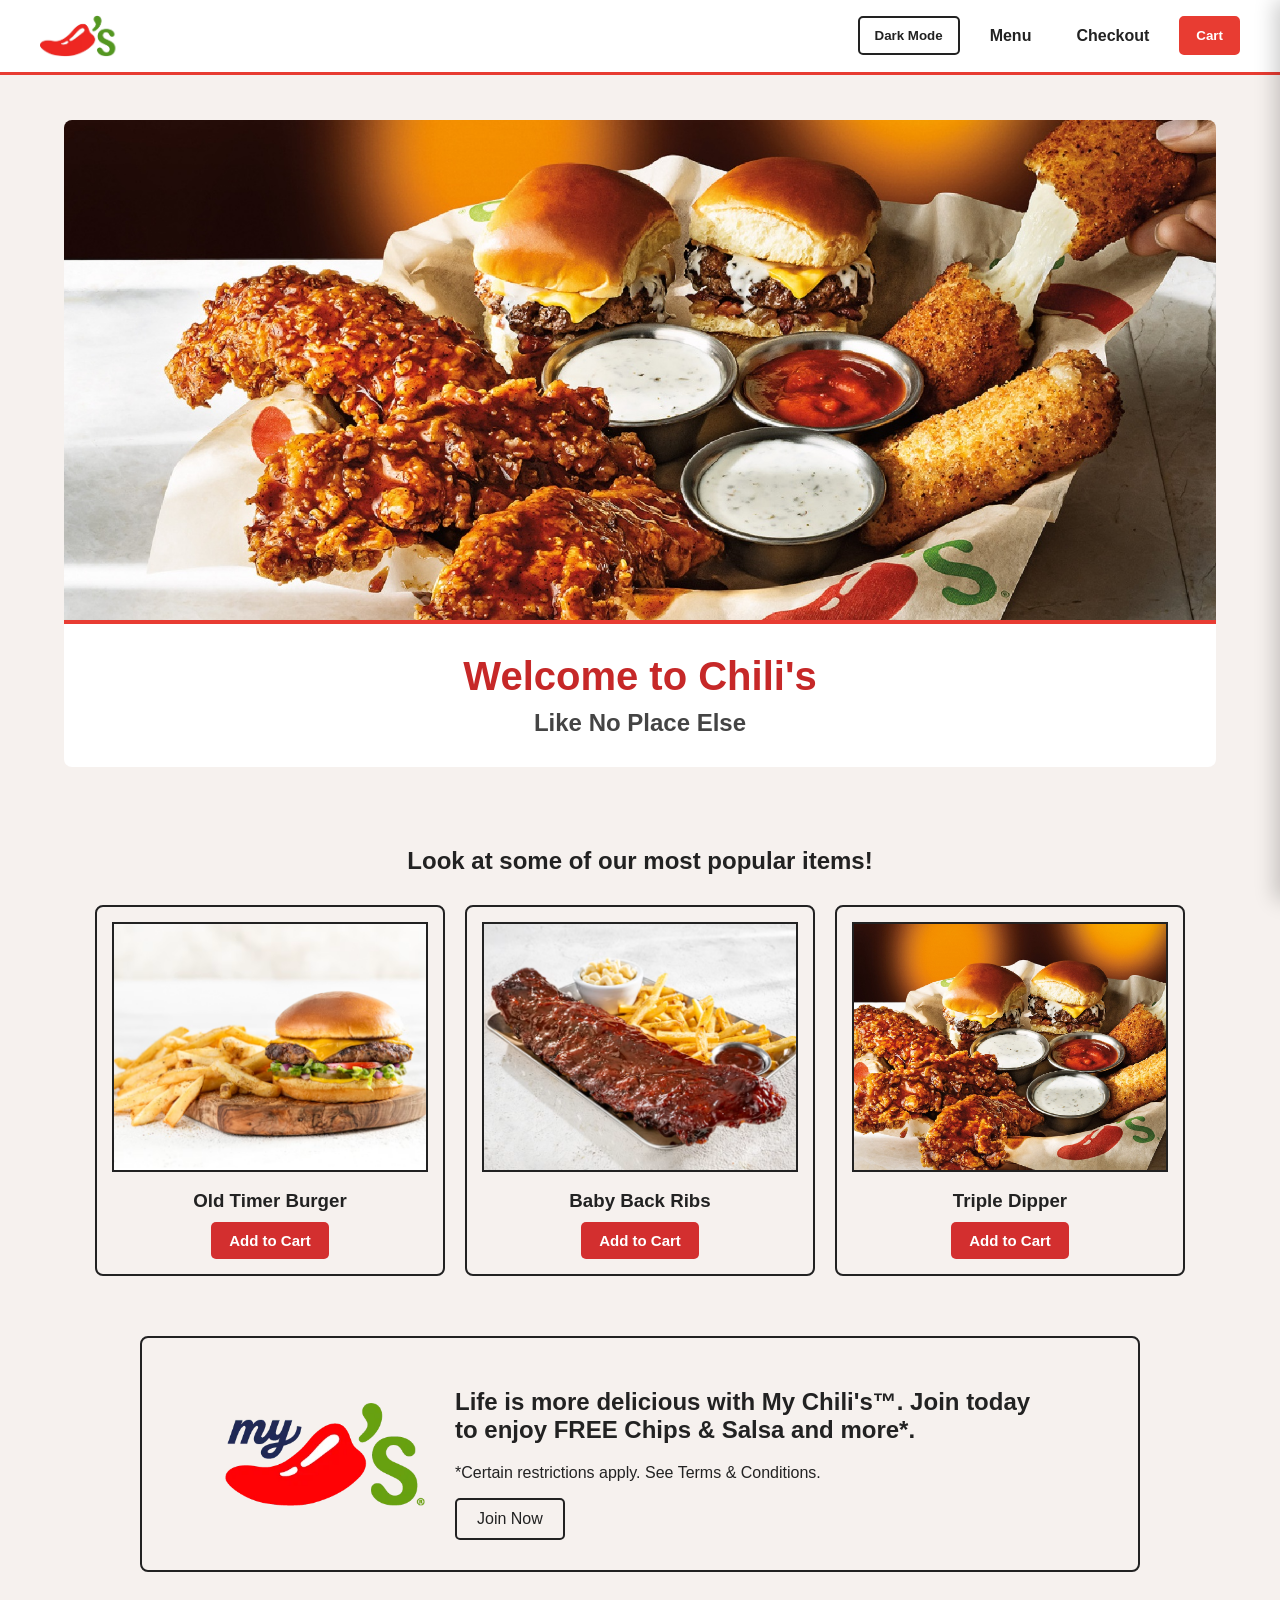
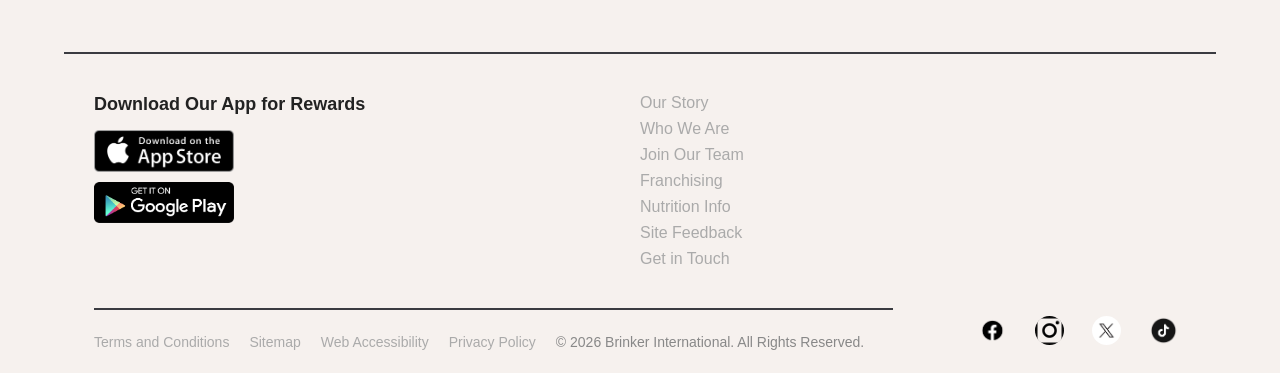
<file: chilis-home/Chilis-Redesign/index.html>
<!DOCTYPE html>
<html lang="en">

<head>
    <meta charset="UTF-8">
    <meta name="viewport" content="width=device-width, initial-scale=1.0">
    <title>Chili's</title>
    <link rel="stylesheet" href="shared/style.css">
    <script>
         function switchTheme() {
            document.body.classList.toggle("dark-mode");
        } 
    </script>
</head>

<body>

    <header class="site-header">
        <nav class="main-nav">

            <a href="index.html">
                <img
                    src="assets/icons/main-icon.png"
                    alt="Chili's Home"
                    class="chilis-logo"
                >
            </a>

            <div class="nav-links">
                <button class="theme-btn" onclick="switchTheme()">
                    Dark Mode
                </button>

                <a href="pages/menu/index.html">Menu</a>
                <a href="pages/checkout/index.html">Checkout</a>

                <button class="cart-btn" id="cartBtn" type="button">
                    Cart
                </button>
            </div>

        </nav>
    </header>


    <main>

        <!-- Section -->
        <section class="section">

            <img
                src="assets/images/hero-img.jpg"
                alt="Chili's Triple Dipper"
                class="section-img"
            >

            <div class="section-content">
                <h1>Welcome to Chili's</h1>
                <h2>Like No Place Else</h2>
            </div>

        </section>


        <!-- Popular Items -->
        <section class="promo-content">

            <h2>Look at some of our most popular items!</h2>

            <div class="promo-items">

                <article class="promo-item">
                    <img
                        src="assets/images/Oldtimer burger.png"
                        alt="Old Timer Burger"
                    >
                    <h3>Old Timer Burger</h3> 
                    <button class="promo-add-btn" onclick="addToCart('burger')">Add to Cart</button>
                </article>

                <article class="promo-item">
                    <img
                        src="assets/images/Baby Back Ribs (half rack or full rack).png"
                        alt="Baby Back Ribs"
                    >
                    <h3>Baby Back Ribs</h3>
                    <button class="promo-add-btn" onclick="addToCart('baby back ribs')">Add to Cart</button>
                </article>

                <article class="promo-item">
                    <img
                        src="assets/images/hero-img.jpg"
                        alt="Triple Dipper"
                    >
                    <h3>Triple Dipper</h3>
                    <button class="promo-add-btn" onclick="addToCart('triple-dipper')">Add to Cart</button>
                </article>

            </div>

        </section>


        <!-- My Chili's -->
        <section class="my-chilis">

            <img
                src="assets/icons/my-chilis.webp"
                alt="My Chili's"
            >

            <div class="my-chilis-content">

                <h2>
                    Life is more delicious with My Chili's™.
                    Join today to enjoy FREE Chips & Salsa and more*.
                </h2>

                <p>
                    *Certain restrictions apply. See Terms & Conditions.
                </p>

                <a
                    href="https://www.chilis.com/register?section=join-now"
                    class="join-btn"
                    target="_blank"
                >
                    Join Now
                </a>

            </div>

        </section>

    </main>


   <!-- Footer -->
<footer class="footer">

    <!-- App -->
    <section class="footer-app">

        <h2>Download Our App for Rewards</h2>

        <a
            href="https://apps.apple.com/us/app/chilis/id464383246"
            target="_blank"
        >
            <img
                src="assets/icons/app-store-download.webp"
                alt="Download Chili's on the App Store"
            >
        </a>

        <a
            href="https://play.google.com/store/apps/details?id=com.brinker.chilis&pli=1"
            target="_blank"
            rel="noopener noreferrer"
        >
            <img
                src="assets/icons/android-download.png"
                alt="Download Chili's on Google Play"
            >
        </a>

    </section>


    <!-- Footer Links -->
    <nav class="footer-links">

        <a href="https://www.chilisjobs.com/our-story/" target="_blank">
            Our Story
        </a>

        <a href="https://www.chilis.com/who-we-are" target="_blank">
            Who We Are
        </a>

        <a href="https://www.chilisjobs.com/" target="_blank">
            Join Our Team
        </a>

        <a href="https://brinker.com/franchise" target="_blank">
            Franchising
        </a>

        <a href="https://restaurant.nutritionix.com/chilis/landing" target="_blank">
            Nutrition Info
        </a>

        <a href="https://chilis.qualtrics.com/jfe/form/SV_3VMPMsu61xSM5hk" target="_blank">
            Site Feedback
        </a>

        <a href="https://www.chilis.com/contact-us" target="_blank">
            Get in Touch
        </a>

    </nav>


    <!-- Social -->
    <section class="social">

        <a href="https://www.facebook.com/Chilis/" target="_blank">
            <img src="assets/icons/facebook-icon.png" alt="Facebook">
        </a>

        <a href="https://www.instagram.com/chilis/" target="_blank">
            <img src="assets/icons/instagram-icon.png" alt="Instagram">
        </a>

        <a href="https://twitter.com/chilis/" target="_blank">
            <img src="assets/icons/X-icon.jpg" alt="X">
        </a>

        <a href="https://www.tiktok.com/@chilisofficial" target="_blank">
            <img src="assets/icons/tiktok-icon.png" alt="TikTok">
        </a>

    </section>


    <!-- Legal -->
    <nav class="footer-legal">

        <a href="https://brinker.com/terms-and-conditions" target="_blank">
            Terms and Conditions
        </a>

        <a href="https://www.chilis.com/site-map" target="_blank">
            Sitemap
        </a>

        <a href="https://www.chilis.com/web-accessibility" target="_blank">
            Web Accessibility
        </a>

        <a href="https://brinker.com/privacy" target="_blank">
            Privacy Policy
        </a>

        <p>&copy; 2026 Brinker International. All Rights Reserved.</p>

    </nav>

</footer>
    <script src="pages/menu/menu-data.js"></script>
    <script src="shared/app.js"></script>
</body>
</html>
</file>
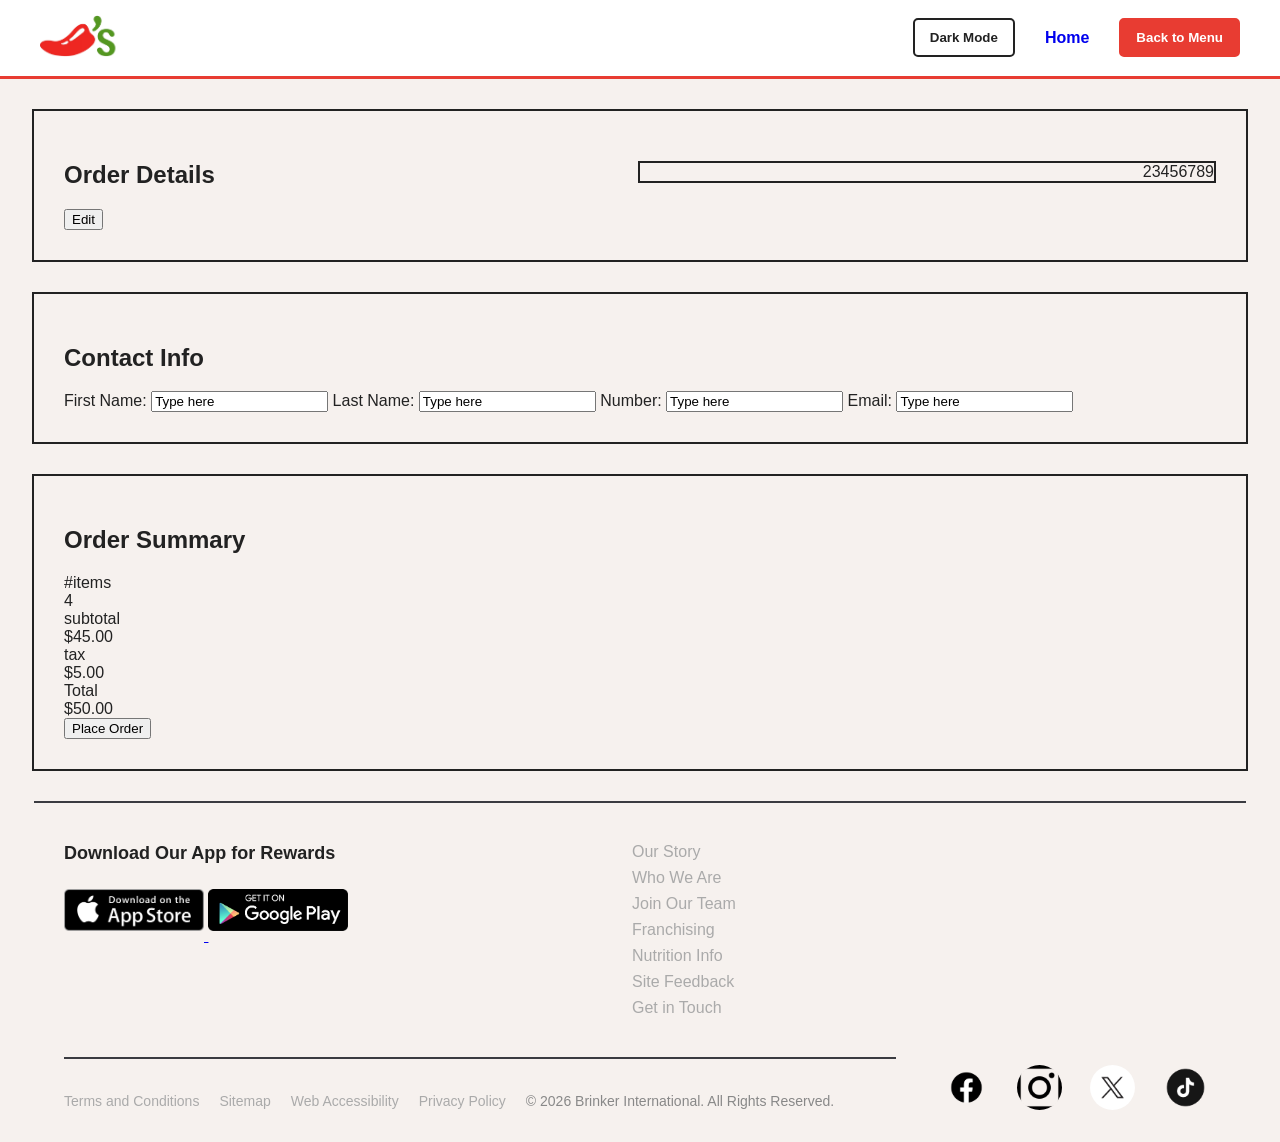
<file: chilis-home/Chilis-Redesign/pages/checkout/index.html>
<!DOCTYPE html>
<html lang="en">
<head>
    <meta charset="UTF-8">
    <meta name="viewport" content="width=device-width, initial-scale=1.0">
    <title>Checkout</title>
    <link rel="stylesheet" href="checkout.css">
</head>
<body>
    <header class="site-header">
        <nav class="main-nav">

            <a href="index.html">
                <img
                    src="../../assets/icons/main-icon.png"
                    alt="Chili's Home"
                    class="chilis-logo"
                >
            </a>

            <div class="nav-links">
                <button class="theme-btn" onclick="switchTheme()">
                    Dark Mode
                </button>

                <a href="../../index.html">Home</a>

                <button class="cart-btn" id="cartBtn" type="button">
                    Back to Menu
                </button>
            </div>

        </nav>
    </header>

    <main>
        <section class="order-details">
            <div class="left-column">
                <div class="option">
                    <h1>Order Details</h1>
                    <button class="edit-btn" id="editBtn" type="button">
                        Edit
                    </button>
                </div>
                <div id="details">
                </div>
            </div>

            <div class="right-column">
                <div id="timer">
                    <div>23456789</div>
                </div>
            </div>
        </section>

        <section class="contact-info">
            <h1>Contact Info</h1>
            <form>
                <label for="fname">First Name:</label>
                <input type="text" id="fname" name="fname" value="Type here">

                <label for="lname">Last Name:</label>
                <input type="text" id="lname" name="lname" value="Type here">

                <label for="number">Number:</label>
                <input type="text" id="number" name="number" value="Type here">

                <label for="email">Email:</label>
                <input type="text" id="email" name="email" value="Type here">
            </form>
        </section>

        <section class="order-summary">
            <div class="summary">
                <h1>Order Summary</h1>
                <div>
                    <div>#items
                        <div>4</div>
                    </div>

                    <div>subtotal
                        <div>$45.00</div>
                    </div>
                    <div>tax
                        <div>$5.00</div>
                    </div>
                    <div>Total
                        <div>$50.00</div>
                    </div>
                </div>
                <button class="order-btn" id="orderBtn" type="button">
                    Place Order
                </button>
            </div>
        </section>
    </main>

       <!-- Footer -->
<footer class="footer">

    <!-- App -->
    <section class="footer-app">

        <h2>Download Our App for Rewards</h2>

        <a
            href="https://apps.apple.com/us/app/chilis/id464383246"
            target="_blank"
        >
            <img
                src="../../assets/icons/app-store-download.webp"
                alt="Download Chili's on the App Store"
            >
        </a>

        <a
            href="https://play.google.com/store/apps/details?id=com.brinker.chilis&pli=1"
            target="_blank"
            rel="noopener noreferrer"
        >
            <img
                src="../../assets/icons/android-download.png"
                alt="Download Chili's on Google Play"
            >
        </a>

    </section>


    <!-- Footer Links -->
    <nav class="footer-links">

        <a href="https://www.chilisjobs.com/our-story/" target="_blank">
            Our Story
        </a>

        <a href="https://www.chilis.com/who-we-are" target="_blank">
            Who We Are
        </a>

        <a href="https://www.chilisjobs.com/" target="_blank">
            Join Our Team
        </a>

        <a href="https://brinker.com/franchise" target="_blank">
            Franchising
        </a>

        <a href="https://restaurant.nutritionix.com/chilis/landing" target="_blank">
            Nutrition Info
        </a>

        <a href="https://chilis.qualtrics.com/jfe/form/SV_3VMPMsu61xSM5hk" target="_blank">
            Site Feedback
        </a>

        <a href="https://www.chilis.com/contact-us" target="_blank">
            Get in Touch
        </a>

    </nav>


    <!-- Social -->
    <section class="social">

        <a href="https://www.facebook.com/Chilis/" target="_blank">
            <img src="../../assets/icons/facebook-icon.png" alt="Facebook">
        </a>

        <a href="https://www.instagram.com/chilis/" target="_blank">
            <img src="../../assets/icons/instagram-icon.png" alt="Instagram">
        </a>

        <a href="https://twitter.com/chilis/" target="_blank">
            <img src="../../assets/icons/X-icon.jpg" alt="X">
        </a>

        <a href="https://www.tiktok.com/@chilisofficial" target="_blank">
            <img src="../../assets/icons/tiktok-icon.png" alt="TikTok">
        </a>

    </section>


    <!-- Legal -->
    <nav class="footer-legal">

        <a href="https://brinker.com/terms-and-conditions" target="_blank">
            Terms and Conditions
        </a>

        <a href="https://www.chilis.com/site-map" target="_blank">
            Sitemap
        </a>

        <a href="https://www.chilis.com/web-accessibility" target="_blank">
            Web Accessibility
        </a>

        <a href="https://brinker.com/privacy" target="_blank">
            Privacy Policy
        </a>

        <p>&copy; 2026 Brinker International. All Rights Reserved.</p>

    </nav>
</footer>
<script src="../menu/menu-data.js"></script>
<script src="checkout.js"></script>
</body>
</html>
</file>
<file: chilis-home/Chilis-Redesign/shared/style.css>
* {
    box-sizing: border-box;
}

body {
    margin: 0;
    font-family: Arial, sans-serif;
    background-color: #f6f1ee;
    color: #222;
    transition: background-color 0.3s, color 0.3s;
}

img {
    max-width: 100%;
    display: block;
}

a {
    color: inherit;
}

a:hover {
    color: #e83c32;
}

/* DARK MODE */

body.dark-mode {
    background-color: #222;
    color: #f6f1ee;
}

body.dark-mode .site-header {
    background-color: #2d2d2d;
}

body.dark-mode main {
    background-color: #222;
}

body.dark-mode .section-content {
    background-color: #2d2d2d;
}

body.dark-mode .section-content h2 {
    color: #ddd;
}

body.dark-mode .promo-item {
    background-color: #2d2d2d;
}

body.dark-mode .my-chilis {
    background-color: #2d2d2d;
}

body.dark-mode .footer {
    background-color: #222;
    /* border-color: #333438; */
}

body.dark-mode .footer-app h2 {
    color: #f5f5f5;
}

body.dark-mode .footer-links a,
body.dark-mode .footer-legal a {
    color: #aaa;
}

body.dark-mode .footer-links a:hover,
body.dark-mode .footer-legal a:hover {
    color: #e83c32;
}

body.dark-mode .social img {
    background-color: #f5f5f5;
}

/* HEADER */

.site-header {
    border-bottom: 3px solid #e83c32;
    padding: 15px 30px;
    background-color: white;
}

.main-nav {
    max-width: 1200px;
    margin: 0 auto;

    display: flex;
    align-items: center;
    justify-content: space-between;
    gap: 20px;
}

.chilis-logo {
    width: 80px;
    height: auto;
}

.nav-links {
    display: flex;
    align-items: center;
    justify-content: center;
    gap: 15px;
}

.nav-links a {
    padding: 10px 15px;
    text-decoration: none;
    font-weight: bold;
}


/* Buttons */

.theme-btn,
.cart-btn {
    padding: 10px 15px;
    border: 2px solid #222;
    border-radius: 5px;
    background-color: transparent;
    color: inherit;
    font-weight: bold;
    cursor: pointer;
}

.cart-btn {
    background-color: #e83c32;
    border-color: #e83c32;
    color: white;
}

.cart-btn:hover {
    background-color: #c92d25;
    color: white;
}

.theme-btn:hover {
    color: #e83c32;
}


/* MAIN  */
main {
    width: 100%;
    background-color: #f6f1ee;
    padding: 20px 0;
}

.section {
    width: 90%;
    max-width: 1200px;
    margin: 25px auto;
}

.section-img {
    width: 100%;
    height: 500px;
    object-fit: cover;
    border-radius: 8px 8px 0 0;
}

.section-content {
    border-top: 4px solid #e83c32;
    padding: 30px;
    text-align: center;
    background-color: white;
    border-radius: 0 0 8px 8px;
}

.section-content h1 {
    margin: 0 0 10px;
    color: #c62828;
    font-size: 40px;
}

.section-content h2 {
    margin: 0;
    color: #444;
    font-size: 24px;
}

.promo-content {
    width: 90%;
    max-width: 1200px;
    margin: 30px auto;
    padding: 30px;
    text-align: center;
}

.promo-items {
    display: flex;
    justify-content: center;
    gap: 20px;
    margin-top: 30px;
}

.promo-item {
    width: 100%;
    max-width: 350px;
    border: 2px solid;
    padding: 15px;
    border-radius: 8px;
}

.promo-item img {
    width: 100%;
    height: 250px;
    object-fit: cover;
    border: 2px solid;
}

.promo-item h3 {
    margin-bottom: 0;
}



.my-chilis {
    width: 90%;
    max-width: 1000px;
    margin: 30px auto;
    padding: 30px;

    display: flex;
    align-items: center;
    justify-content: center;
    gap: 30px;

    border: 2px solid;
    border-radius: 8px;
}

.my-chilis > img {
    width: 200px;
}

.my-chilis-content {
    max-width: 600px;
}

.join-btn {
    display: inline-block;
    border: 2px solid;
    padding: 10px 20px;
    text-decoration: none;
    border-radius: 5px;
}

.join-btn:hover {
    background-color: #e83c32;
    color: white;
}


/* FOOTER */

.footer {
    width: 90%;
    max-width: 1200px;
    margin: 30px auto 0;
    padding: 40px 30px 20px;

    display: grid;
    grid-template-columns: 2fr 1fr 1fr;
    gap: 40px;

    /* background-color: #25262a;
    color: #d0d0d0; */

    border-top: 2px solid #3a3b40;
}


.footer > section,
.footer > nav {
    border: none;
    padding: 0;
}




.footer-app {
    text-align: left;
}

.footer-app h2 {
    margin-top: 0;
    margin-bottom: 15px;
    font-size: 18px;
}

.footer-app img {
    width: 140px;
    margin: 10px 0;
}



.social {
    grid-column: 3;
    grid-row: 2;

    display: flex;
    justify-content: flex-end;
    align-items: center;
    gap: 12px;
}

.social img {
    width: 45px;
    height: 45px;
    object-fit: cover;

    border-radius: 50%;
    padding: 8px;
}




.footer-links {
    display: flex;
    flex-direction: column;
    justify-content: flex-start;
    gap: 8px;
}

.footer-links a,
.footer-legal a {
    text-decoration: none;
    color: #aaa;
}

.footer-links a:hover,
.footer-legal a:hover {
    color: #e83c32;
}



.footer-legal {
    grid-column: 1 / 3;
    grid-row: 2;

    border-top: 2px solid #3a3b40 !important;
    padding-top: 20px !important;

    display: flex;
    align-items: center;
    gap: 20px;
    flex-wrap: wrap;

    font-size: 14px;
}

.footer-legal p {
    margin: 0;
    color: #888;
}

/* cart-popup */

.cart-overlay {
    position: fixed;
    inset: 0;
    background: rgba(0, 0, 0, 0.45);
    opacity: 0;
    visibility: hidden;
    pointer-events: none;
    transition: opacity 0.2s ease;
    z-index: 9998;
}

.cart-overlay.open {
    opacity: 1;
    visibility: visible;
    pointer-events: auto;
}

.cart-popup {
    position: fixed;
    top: 0;
    right: 0;
    width: 400px;
    max-width: 90vw;
    height: 100vh;
    background: white;
    padding: 25px;
    box-sizing: border-box;
    overflow-y: auto;
    transform: translateX(100%);
    transition: transform 0.25s ease;
    z-index: 9999;
    box-shadow: -5px 0 20px rgba(0, 0, 0, 0.2);
}

.cart-popup.open {
    transform: translateX(0);
}

/* Cart header */

.cart-popup-top {
    display: flex;
    justify-content: space-between;
    align-items: center;
    border-bottom: 2px solid #333;
    padding-bottom: 15px;
    margin-bottom: 20px;
}

.cart-popup-top h2 {
    margin: 0;
    font-size: 26px;
}

.cart-popup-top button {
    border: none;
    background: none;
    font-size: 28px;
    cursor: pointer;
}

/* Empty cart */

.cart-empty {
    text-align: center;
    padding: 30px 0;
    color: #666;
}

/* Cart item */

.cart-line {
    border-bottom: 1px solid #ccc;
    padding: 15px 0;
}

.cart-line-top {
    display: flex;
    justify-content: space-between;
    gap: 15px;
    font-weight: bold;
    margin-bottom: 10px;
}

.cart-line-bottom {
    display: flex;
    align-items: center;
    gap: 8px;
    flex-wrap: wrap;
}

.qty-btn {
    width: 30px;
    height: 30px;
    border: 1px solid #333;
    background: white;
    cursor: pointer;
    border-radius: 4px;
}

.edit-btn,
.remove-btn,
.recommend-add-btn {
    border: none;
    padding: 7px 10px;
    cursor: pointer;
    border-radius: 4px;
}

.edit-btn {
    background: #ddd;
}

.remove-btn {
    background: #e53935;
    color: white;
}

/* Removed ingredients */

.removed-text {
    margin: 5px 0 10px;
    color: #c62828;
    font-size: 14px;
}

/* Edit box */

.edit-box {
    margin-top: 12px;
    padding: 12px;
    background: #f5f5f5;
    border-radius: 5px;
}

.edit-note {
    margin-top: 0;
    font-size: 14px;
}

.edit-check {
    display: block;
    margin: 8px 0;
}

/* Recommendations */

.recommend-title {
    font-weight: bold;
    margin-top: 25px;
}

.recommend-card {
    display: flex;
    justify-content: space-between;
    align-items: center;
    gap: 10px;
    padding: 10px 0;
    border-bottom: 1px solid #ddd;
}

.recommend-add-btn {
    background: #d32f2f;
    color: white;
}

/* Subtotal */

.cart-subtotal {
    display: flex;
    justify-content: space-between;
    font-size: 20px;
    font-weight: bold;
    padding: 20px 0;
}

/* Checkout */

.cart-checkout-btn {
    display: block;
    width: 100%;
    box-sizing: border-box;
    text-align: center;
    padding: 12px;
    background: #d32f2f;
    color: white;
    text-decoration: none;
    border-radius: 5px;
    font-weight: bold;
}

.cart-checkout-btn:hover {
    background: #b71c1c;
}
/* dark-mode cart */

body.dark-mode .cart-popup {
    background: #1e1e1e;
    color: #ffffff;
    box-shadow: -5px 0 20px rgba(0, 0, 0, 0.6);
}

body.dark-mode .cart-popup-top {
    border-bottom-color: #555;
}

body.dark-mode .cart-popup-top button {
    color: #ffffff;
}

body.dark-mode .cart-empty {
    color: #cccccc;
}

body.dark-mode .cart-line {
    border-bottom-color: #444;
}

body.dark-mode .cart-line-top {
    color: #ffffff;
}

body.dark-mode .removed-text {
    color: #ff6b6b;
}

body.dark-mode .qty-btn {
    background: #333333;
    color: #ffffff;
    border-color: #666666;
}

body.dark-mode .edit-btn {
    background: #444444;
    color: #ffffff;
}

body.dark-mode .remove-btn {
    background: #d32f2f;
    color: #ffffff;
}

body.dark-mode .edit-box {
    background: #2b2b2b;
}

body.dark-mode .edit-check {
    color: #ffffff;
}

body.dark-mode .recommend-title {
    color: #ffffff;
}

body.dark-mode .recommend-card {
    border-bottom-color: #444;
    color: #ffffff;
}

body.dark-mode .cart-subtotal {
    border-top-color: #444;
    color: #ffffff;
}

body.dark-mode .cart-checkout-btn {
    background: #d32f2f;
    color: #ffffff;
}

body.dark-mode .cart-checkout-btn:hover {
    background: #b71c1c;
}
body.dark-mode .promo-add-btn {
    background: #e53935;
}

body.dark-mode .promo-add-btn:hover {
    background: #ff5252;
}

/* Popular item add-to-cart button */

.promo-add-btn {
    margin-top: 10px;
    padding: 10px 18px;
    border: none;
    border-radius: 5px;
    background: #d32f2f;
    color: white;
    font-size: 15px;
    font-weight: bold;
    cursor: pointer;
    transition: background 0.2s ease, transform 0.2s ease;
}

.promo-add-btn:hover {
    background: #b71c1c;
    transform: translateY(-1px);
}

.promo-add-btn:active {
    transform: translateY(0);
}

/* SMALL SCREEN */

@media (max-width: 700px) {

    /* Header */

    .site-header {
        padding: 15px;
    }

    .main-nav {
        flex-direction: column;
    }

    .nav-links {
        width: 100%;
        flex-wrap: wrap;
    }



    .section {
        width: 95%;
        margin: 15px auto;
    }

    .section-img {
        height: 300px;
    }

    .section-content {
        padding: 20px;
    }

    .section-content h1 {
        font-size: 30px;
    }

    .section-content h2 {
        font-size: 20px;
    }




    .promo-content {
        width: 95%;
        padding: 20px;
    }

    .promo-items {
        flex-direction: column;
        align-items: center;
    }

    .promo-item {
        max-width: 500px;
    }




    .my-chilis {
        width: 95%;
        padding: 20px;
        flex-direction: column;
        text-align: center;
    }

    .my-chilis > img {
        width: 180px;
    }


   .footer {
        width: 95%;
        padding: 30px 20px 20px;

        display: flex;
        flex-direction: column;
        gap: 30px;
    }


    .footer-app {
        text-align: center;
    }

    .footer-app img {
        margin: 10px auto;
    }


    .social {
        order: 3;

        justify-content: center;
    }


    .footer-links {
        order: 2;

        text-align: center;
        align-items: center;
    }


    .footer-legal {
        order: 4;

        justify-content: center;
        text-align: center;

        padding-top: 20px !important;
    }

}
</file>
<file: chilis-home/Chilis-Redesign/pages/checkout/checkout.css>
body{
    margin: 0;
    font-family: Arial, Helvetica, sans-serif;
    background-color: #f6f1ee;
    color: #222;
}

/* HEADER */

.site-header {
    border-bottom: 3px solid #e83c32;
    padding: 15px 30px;
    background-color: white;
}

.main-nav {
    max-width: 1200px;
    margin: 0 auto;

    display: flex;
    align-items: center;
    justify-content: space-between;
    gap: 20px;
}

.chilis-logo {
    width: 80px;
    height: auto;
}

.nav-links {
    display: flex;
    align-items: center;
    justify-content: center;
    gap: 15px;
}

.nav-links a {
    padding: 10px 15px;
    text-decoration: none;
    font-weight: bold;
}


/* Buttons */

.theme-btn,
.cart-btn {
    padding: 10px 15px;
    border: 2px solid #222;
    border-radius: 5px;
    background-color: transparent;
    color: inherit;
    font-weight: bold;
    cursor: pointer;
}

.cart-btn {
    background-color: #e83c32;
    border-color: #e83c32;
    color: white;
}

.cart-btn:hover {
    background-color: #c92d25;
    color: white;
}

.theme-btn:hover {
    color: #e83c32;
}

/* ORDER DETAILS */
.order-details{
    border: 2px solid;
    width: 90%;
    margin: 30px auto;
    padding: 30px;
    display: flex;
    justify-content: space-between;
    align-items: flex-start;
}

.left-column{
    width: 50%;
    
}

.right-column{
    width: 50%;
    display: flex;
    justify-content: flex-end;
    border: 2px solid;
    margin: 20px auto;
}

/* CONTACT INFO*/
.contact-info{
    border: 2px solid;
    width: 90%;
    margin: 30px auto;
    padding: 30px;

}
/* ORDER SUMMARY */
.order-summary{
    border: 2px solid;
    width: 90%;
    margin: 30px auto;
    padding: 30px;
}

/* FOOTER */

.footer {
    width: 90%;
    max-width: 1200px;
    margin: 30px auto 0;
    padding: 40px 30px 20px;

    display: grid;
    grid-template-columns: 2fr 1fr 1fr;
    gap: 40px;

    /* background-color: #25262a;
    color: #d0d0d0; */

    border-top: 2px solid #3a3b40;
}


.footer > section,
.footer > nav {
    border: none;
    padding: 0;
}




.footer-app {
    text-align: left;
}

.footer-app h2 {
    margin-top: 0;
    margin-bottom: 15px;
    font-size: 18px;
}

.footer-app img {
    width: 140px;
    margin: 10px 0;
}



.social {
    grid-column: 3;
    grid-row: 2;

    display: flex;
    justify-content: flex-end;
    align-items: center;
    gap: 12px;
}

.social img {
    width: 45px;
    height: 45px;
    object-fit: cover;

    border-radius: 50%;
    padding: 8px;
}




.footer-links {
    display: flex;
    flex-direction: column;
    justify-content: flex-start;
    gap: 8px;
}

.footer-links a,
.footer-legal a {
    text-decoration: none;
    color: #aaa;
}

.footer-links a:hover,
.footer-legal a:hover {
    color: #e83c32;
}



.footer-legal {
    grid-column: 1 / 3;
    grid-row: 2;

    border-top: 2px solid #3a3b40 !important;
    padding-top: 20px !important;

    display: flex;
    align-items: center;
    gap: 20px;
    flex-wrap: wrap;

    font-size: 14px;
}

.footer-legal p {
    margin: 0;
    color: #888;
}
</file>
